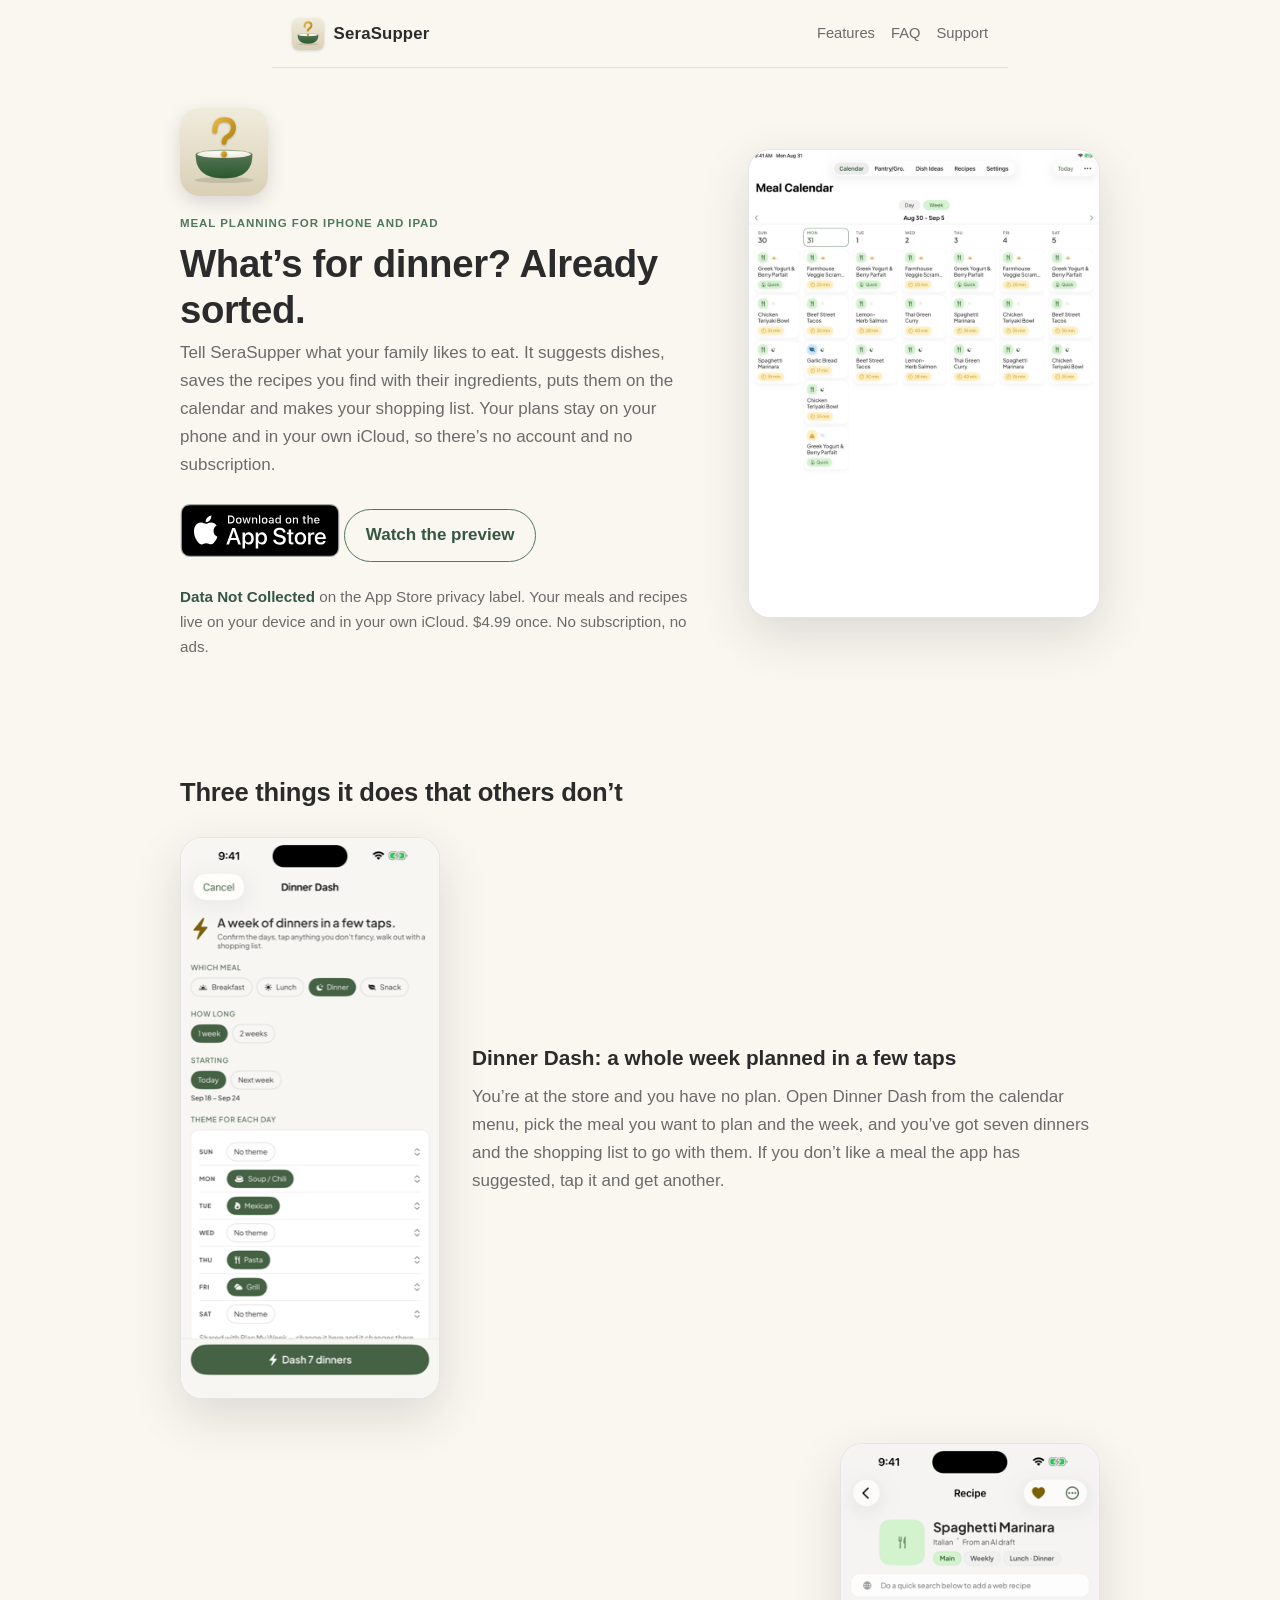
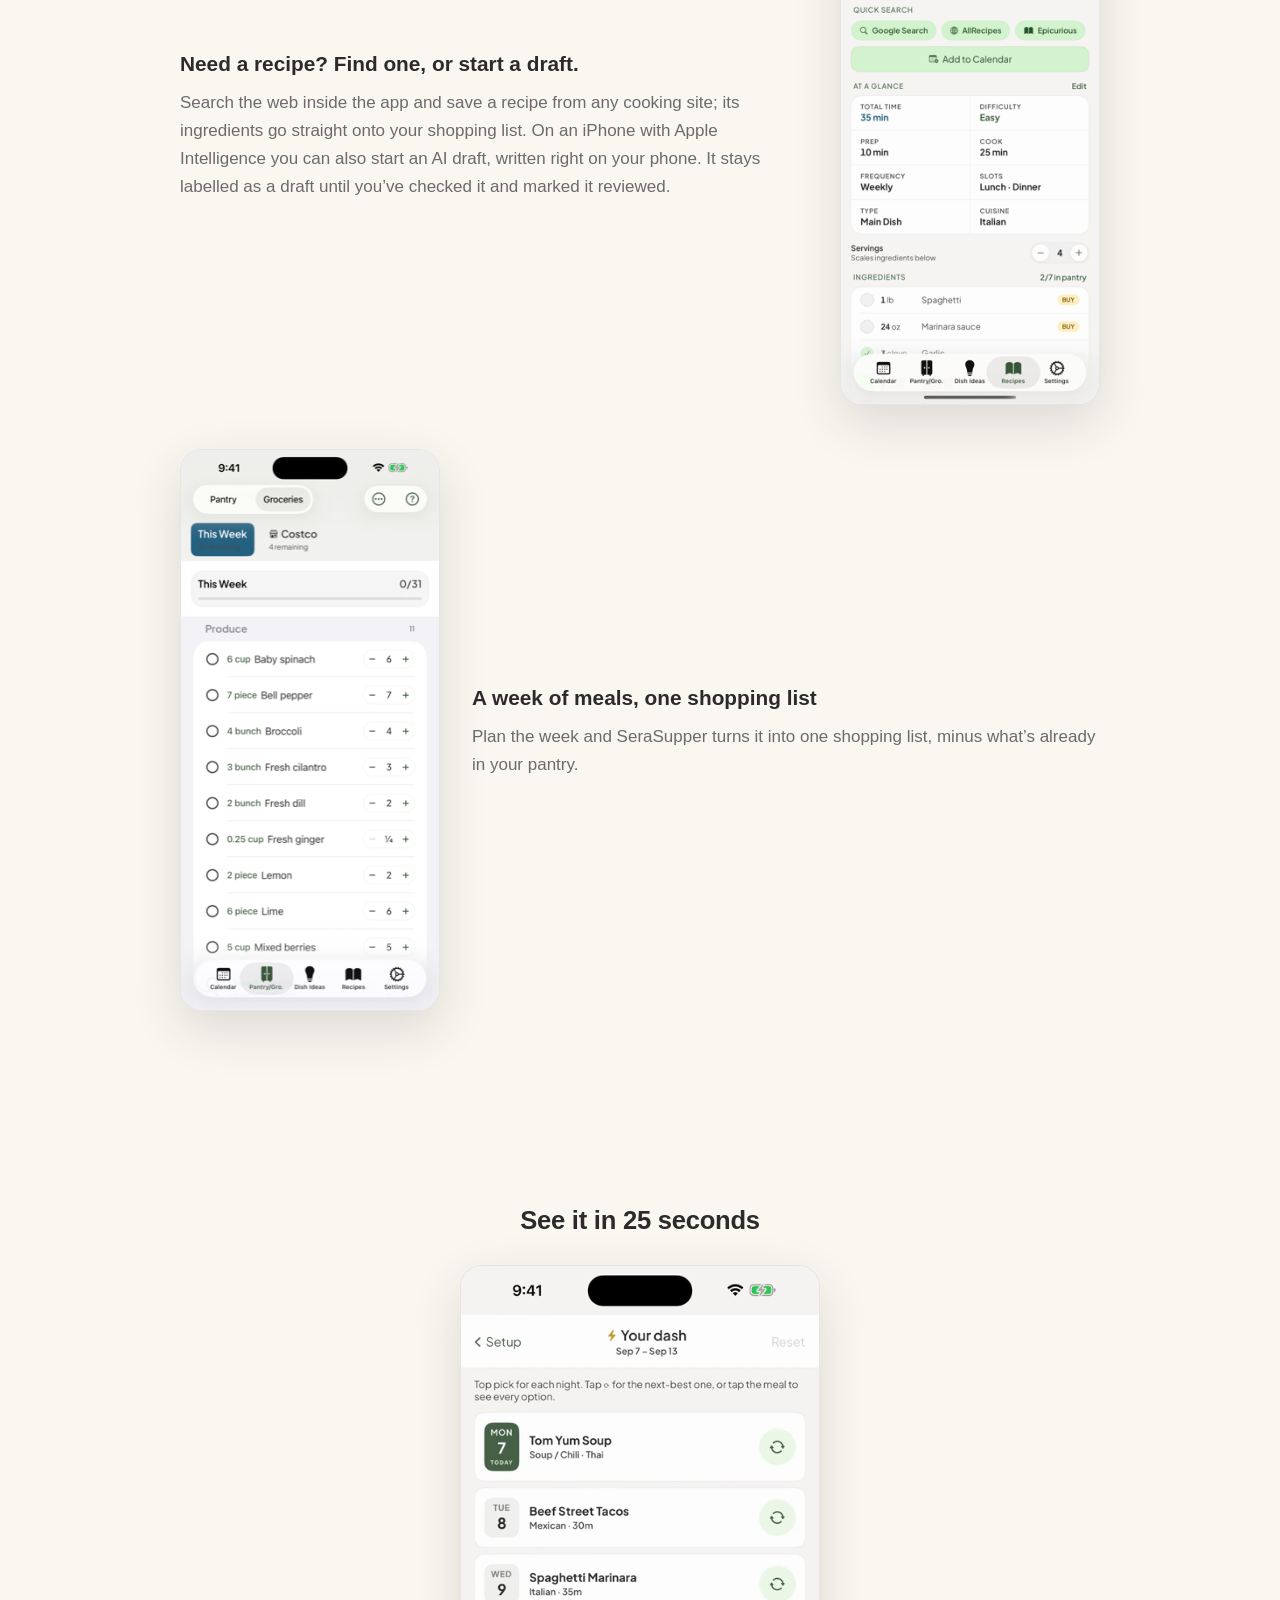
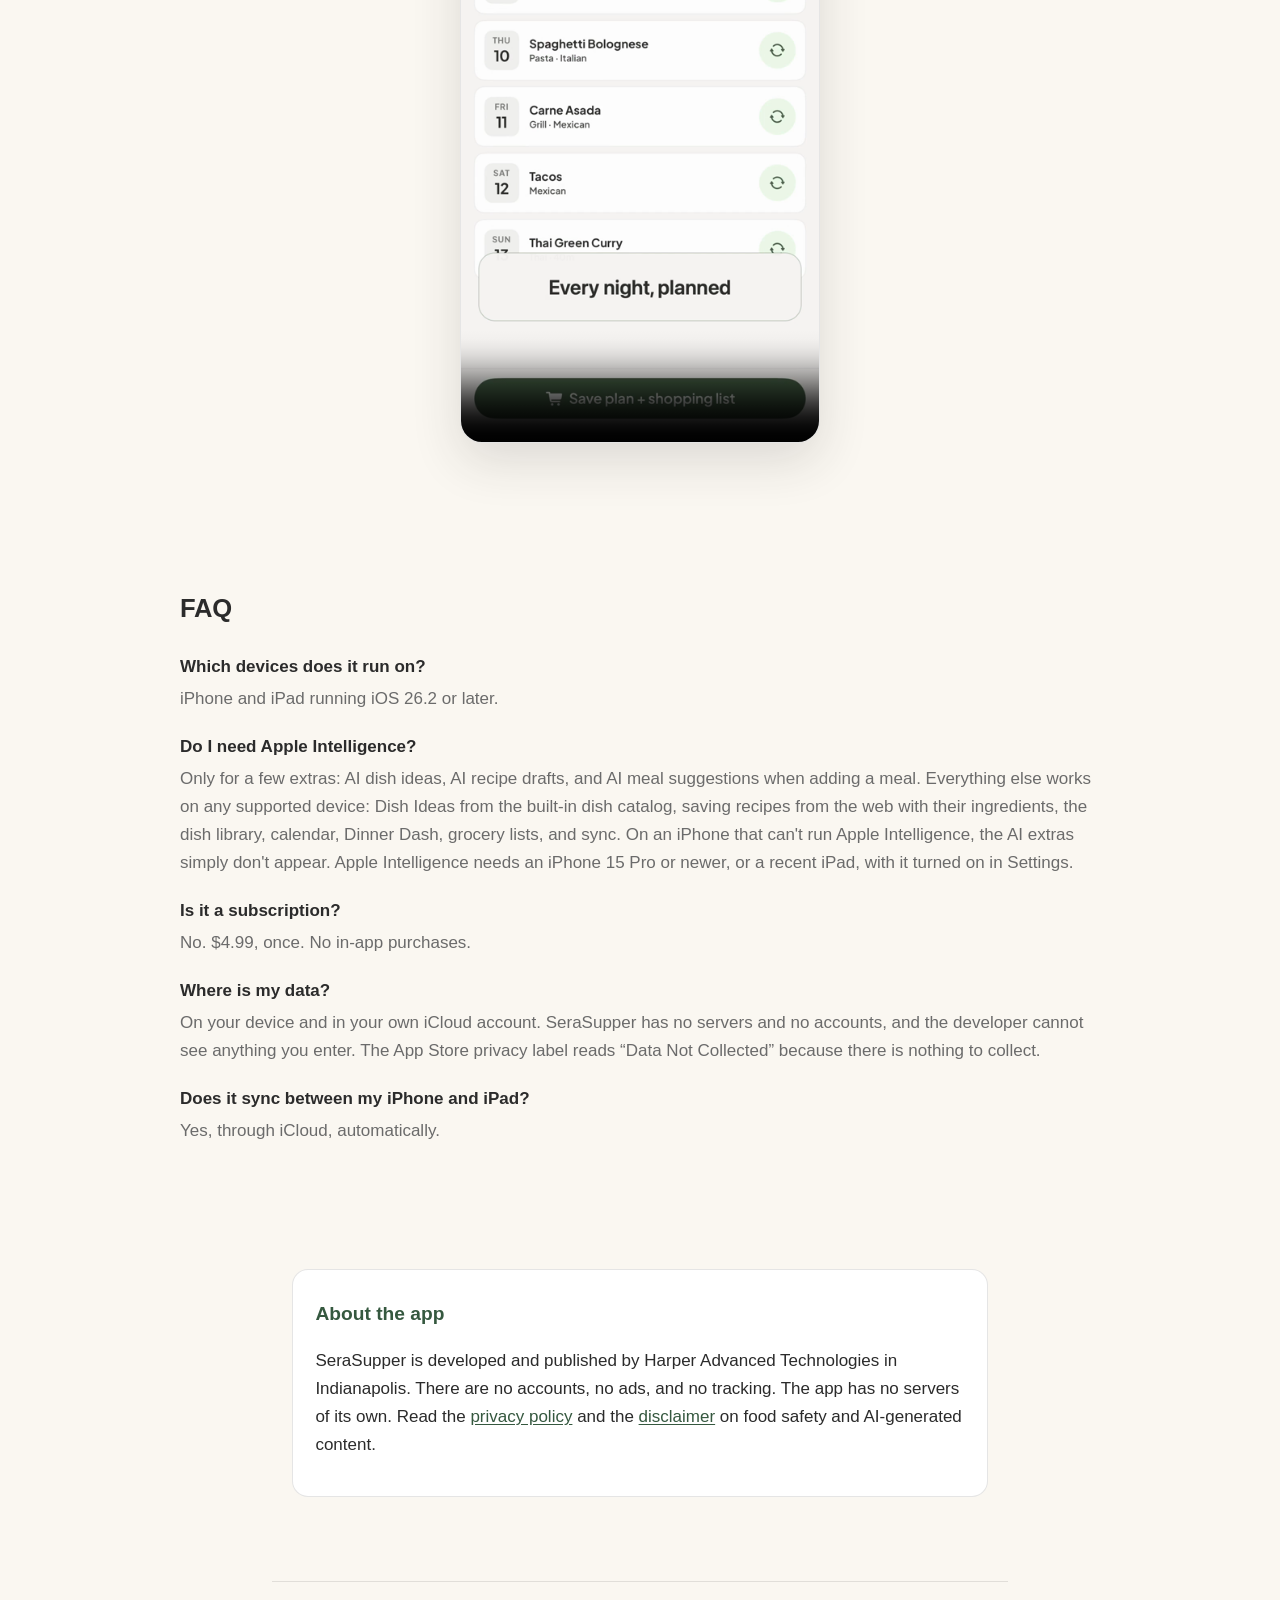
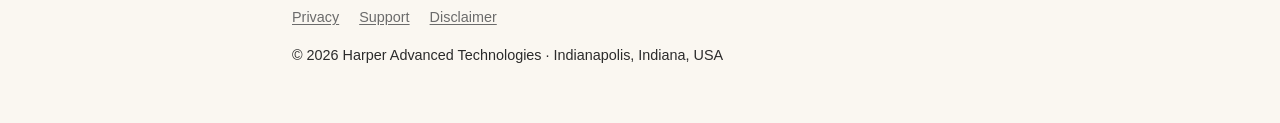
<file: index.html>
<!doctype html>
<html lang="en">
<head>
  <meta charset="utf-8">
  <meta name="viewport" content="width=device-width, initial-scale=1">
  <title>SeraSupper: meal plans, grocery lists and recipes for iPhone and iPad</title>
  <meta name="description" content="You can plan a week of dinners with the shopping list to match in a few taps. Find and save recipes. No account, no subscription needed. No data collected.">
  <link rel="icon" href="/favicon.svg" type="image/svg+xml">
  <link rel="apple-touch-icon" href="/assets/apple-touch-icon.png?v=20260918">
  <link rel="stylesheet" href="/style.css?v=20260918">

  <!-- Link previews (iMessage, Slack, social) -->
  <meta property="og:type" content="website">
  <meta property="og:site_name" content="SeraSupper">
  <meta property="og:title" content="SeraSupper: meal plans, grocery lists and recipes">
  <meta property="og:description" content="You can plan a week of dinners with the shopping list to match in a few taps. Find and save recipes. No account, no subscription needed. No data collected.">
  <meta property="og:image" content="https://serasupper.com/assets/share.png?v=20261001">
  <meta property="og:image:width" content="1200">
  <meta property="og:image:height" content="630">
  <meta property="og:url" content="https://serasupper.com/">
  <meta name="twitter:card" content="summary_large_image">
  <meta name="twitter:title" content="SeraSupper: meal plans, grocery lists and recipes">
  <meta name="twitter:description" content="You can plan a week of dinners with the shopping list to match in a few taps. Find and save recipes. No account, no subscription needed. No data collected.">
  <meta name="twitter:image" content="https://serasupper.com/assets/share.png?v=20261001">

  <!-- RELEASE DAY: uncomment and fill in the numeric Apple ID from
       App Store Connect → App Information → General Information.
       Safari on iPhone then shows a native install banner at the top of the page.
  <meta name="apple-itunes-app" content="app-id=6761934152">
  -->
</head>
<body>
  <header class="site-header">
    <img class="mark app-icon" src="/assets/icon-256.png?v=20260918" alt="" width="32" height="32">
    <a href="/" class="brand">SeraSupper</a>
    <nav class="site-nav">
      <a href="#features">Features</a>
      <a href="#faq">FAQ</a>
      <a href="/support/">Support</a>
    </nav>
  </header>

  <main>
    <section class="hero wrap">
      <div class="hero-copy">
        <img class="hero-icon app-icon" src="/assets/icon-256.png?v=20260918" alt="SeraSupper app icon" width="88" height="88">
        <p class="eyebrow">Meal planning for iPhone and iPad</p>
        <h1>What’s for dinner? Already sorted.</h1>
        <p class="subtitle">
          Tell SeraSupper what your family likes to eat. It suggests dishes,
          saves the recipes you find with their ingredients, puts them on the
          calendar and makes your shopping list. Your plans stay on your phone
          and in your own iCloud, so there’s no account and no subscription.
        </p>

        <p class="cta-row">
          <a class="badge" href="https://apps.apple.com/app/id6761934152">
            <img src="/assets/app-store-badge.svg?v=20261010" alt="Download on the App Store" width="160" height="53">
          </a>
          <a class="btn secondary" href="#preview">Watch the preview</a>
        </p>

        <p class="trust">
          <strong>Data Not Collected</strong> on the App Store privacy label.
          Your meals and recipes live on your device and in your own iCloud.
          $4.99 once. No subscription, no ads.
        </p>
      </div>

      <figure class="hero-shot">
        <img src="/assets/hero-ipad.png?v=20260918" alt="SeraSupper on iPad: the week view of the calendar with a meal planned for every day" width="839" height="1120">
      </figure>
    </section>

    <section id="features" class="wrap features">
      <h2 class="section-title">Three things it does that others don’t</h2>

      <article class="feature">
        <img src="/assets/feature-dash.png?v=20260918b" alt="The Dinner Dash setup screen: pick the meal, the week, and a theme for each night" width="295" height="640" loading="lazy">
        <div>
          <h3>Dinner Dash: a whole week planned in a few taps</h3>
          <p>
            You’re at the store and you have no plan. Open Dinner Dash from the
            calendar menu, pick the meal you want to plan and the week, and
            you’ve got seven dinners and the shopping list to go with them. If
            you don’t like a meal the app has suggested, tap it and get another.
          </p>
        </div>
      </article>

      <article class="feature">
        <img src="/assets/feature-recipe.png?v=20261010" alt="A Spaghetti Marinara recipe in SeraSupper, marked From an AI draft, with timing, servings and ingredients" width="295" height="640" loading="lazy">
        <div>
          <h3>Need a recipe? Find one, or start a draft.</h3>
          <p>
            Search the web inside the app and save a recipe from any cooking
            site; its ingredients go straight onto your shopping list. On an
            iPhone with Apple Intelligence you can also start an AI draft,
            written right on your phone. It stays labelled as a draft until
            you’ve checked it and marked it reviewed.
          </p>
        </div>
      </article>

      <article class="feature">
        <img src="/assets/feature-grocery.png?v=20260918" alt="A grocery list generated from the week's meal plan, grouped by section" width="295" height="640" loading="lazy">
        <div>
          <h3>A week of meals, one shopping list</h3>
          <p>
            Plan the week and SeraSupper turns it into one shopping list, minus
            what’s already in your pantry.
          </p>
        </div>
      </article>
    </section>

    <section id="preview" class="wrap preview">
      <h2 class="section-title">See it in 25 seconds</h2>
      <video controls playsinline preload="none" poster="/assets/preview-poster.png?v=20261010" width="443" height="960">
        <source src="/assets/preview.mp4?v=20261010" type="video/mp4">
        Your browser can’t play this video. <a href="/assets/preview.mp4?v=20261010">Download it instead.</a>
      </video>
    </section>

    <section id="faq" class="wrap faq">
      <h2 class="section-title">FAQ</h2>

      <dl>
        <dt>Which devices does it run on?</dt>
        <dd>iPhone and iPad running iOS 26.2 or later.</dd>

        <dt>Do I need Apple Intelligence?</dt>
        <dd>
          Only for a few extras: AI dish ideas, AI recipe drafts, and AI meal
          suggestions when adding a meal. Everything else works on any supported
          device: Dish Ideas from the built-in dish catalog, saving recipes from
          the web with their ingredients, the dish library, calendar, Dinner Dash,
          grocery lists, and sync. On an iPhone that can't run Apple Intelligence,
          the AI extras simply don't appear. Apple Intelligence needs an iPhone 15
          Pro or newer, or a recent iPad, with it turned on in Settings.
        </dd>

        <dt>Is it a subscription?</dt>
        <dd>No. $4.99, once. No in-app purchases.</dd>

        <dt>Where is my data?</dt>
        <dd>
          On your device and in your own iCloud account. SeraSupper has no servers
          and no accounts, and the developer cannot see anything you enter. The
          App Store privacy label reads “Data Not Collected” because there is
          nothing to collect.
        </dd>

        <dt>Does it sync between my iPhone and iPad?</dt>
        <dd>Yes, through iCloud, automatically.</dd>

      </dl>
    </section>

    <section class="wrap">
      <div class="card">
        <h2 style="margin-top:0">About the app</h2>
        <p>
          SeraSupper is developed and published by Harper Advanced Technologies in
          Indianapolis. There are no accounts, no ads, and no tracking. The app has no servers of
          its own. Read the <a href="/privacy/">privacy policy</a> and the
          <a href="/disclaimer/">disclaimer</a> on food safety and AI-generated
          content.
        </p>
      </div>
    </section>
  </main>

  <footer class="site-footer">
    <nav>
      <a href="/privacy/">Privacy</a>
      <a href="/support/">Support</a>
      <a href="/disclaimer/">Disclaimer</a>
    </nav>
    <p>© 2026 Harper Advanced Technologies · Indianapolis, Indiana, USA</p>
  </footer>
</body>
</html>
</file>
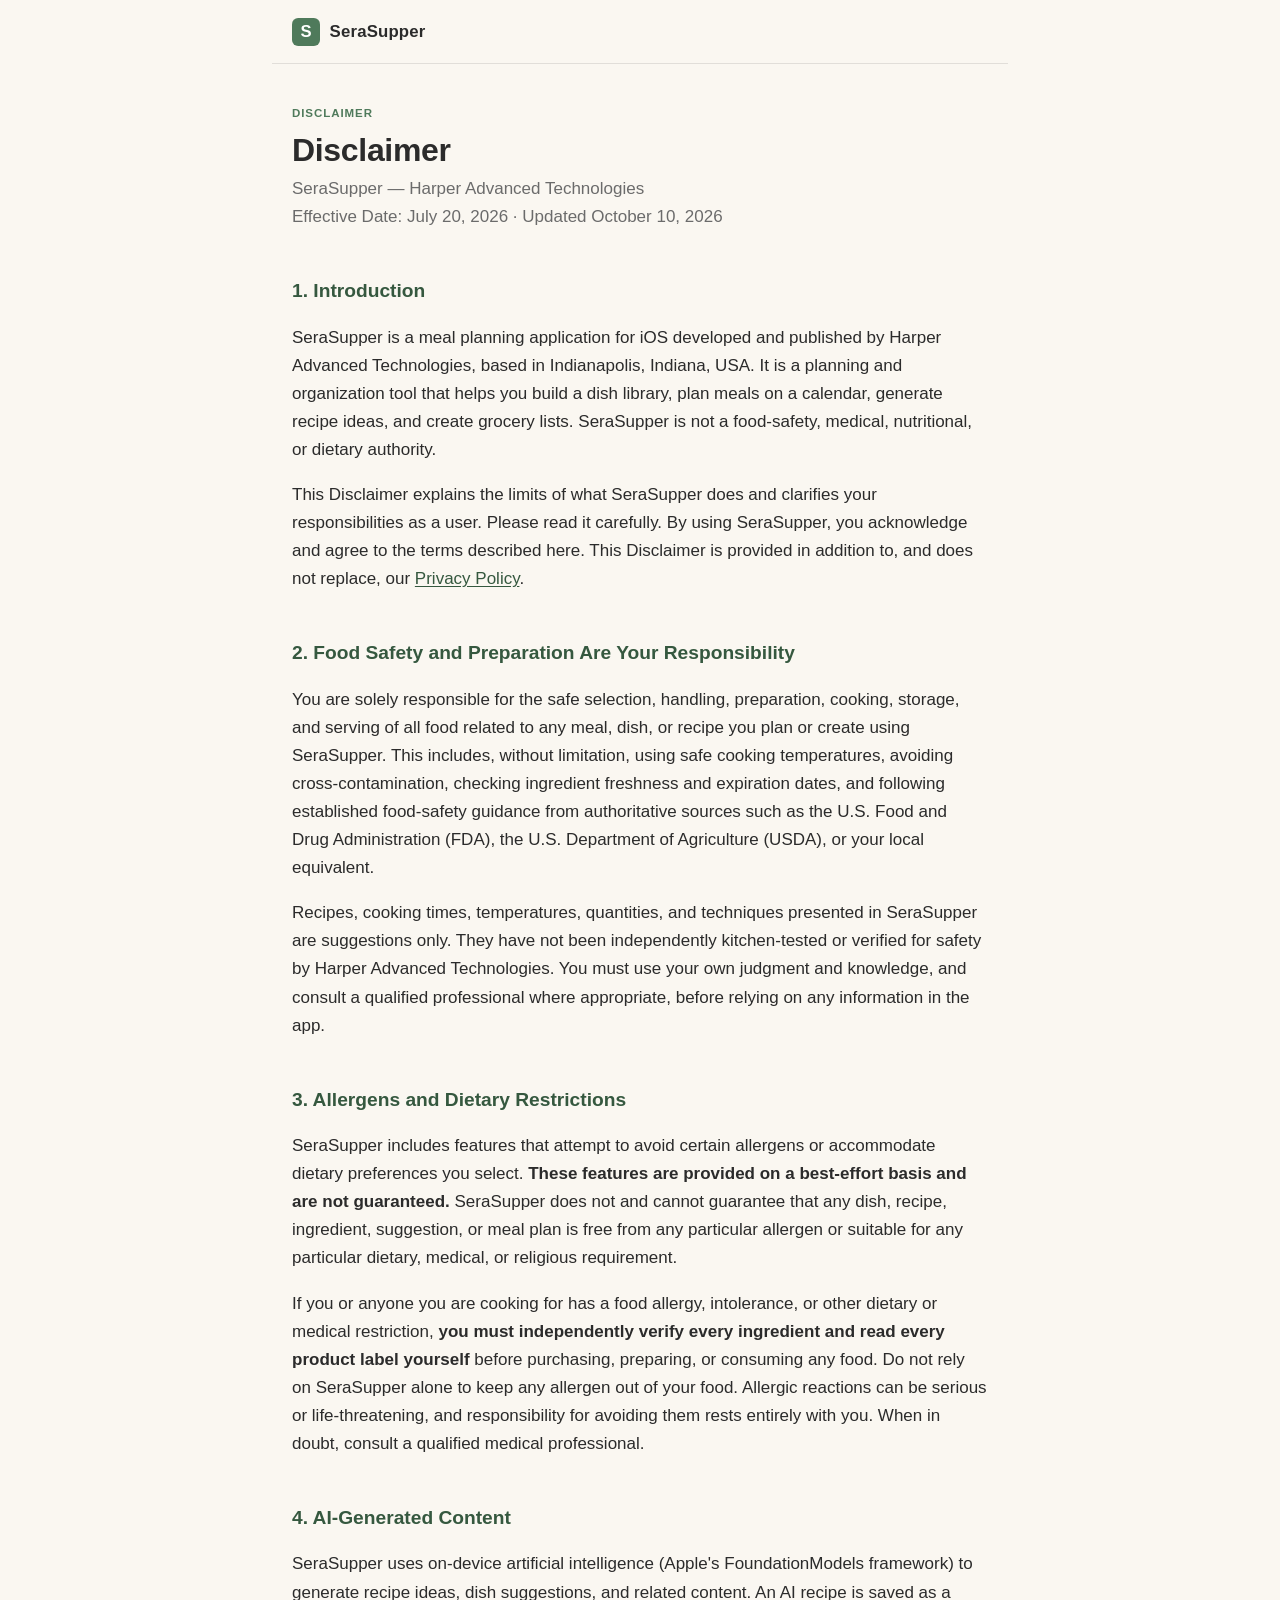
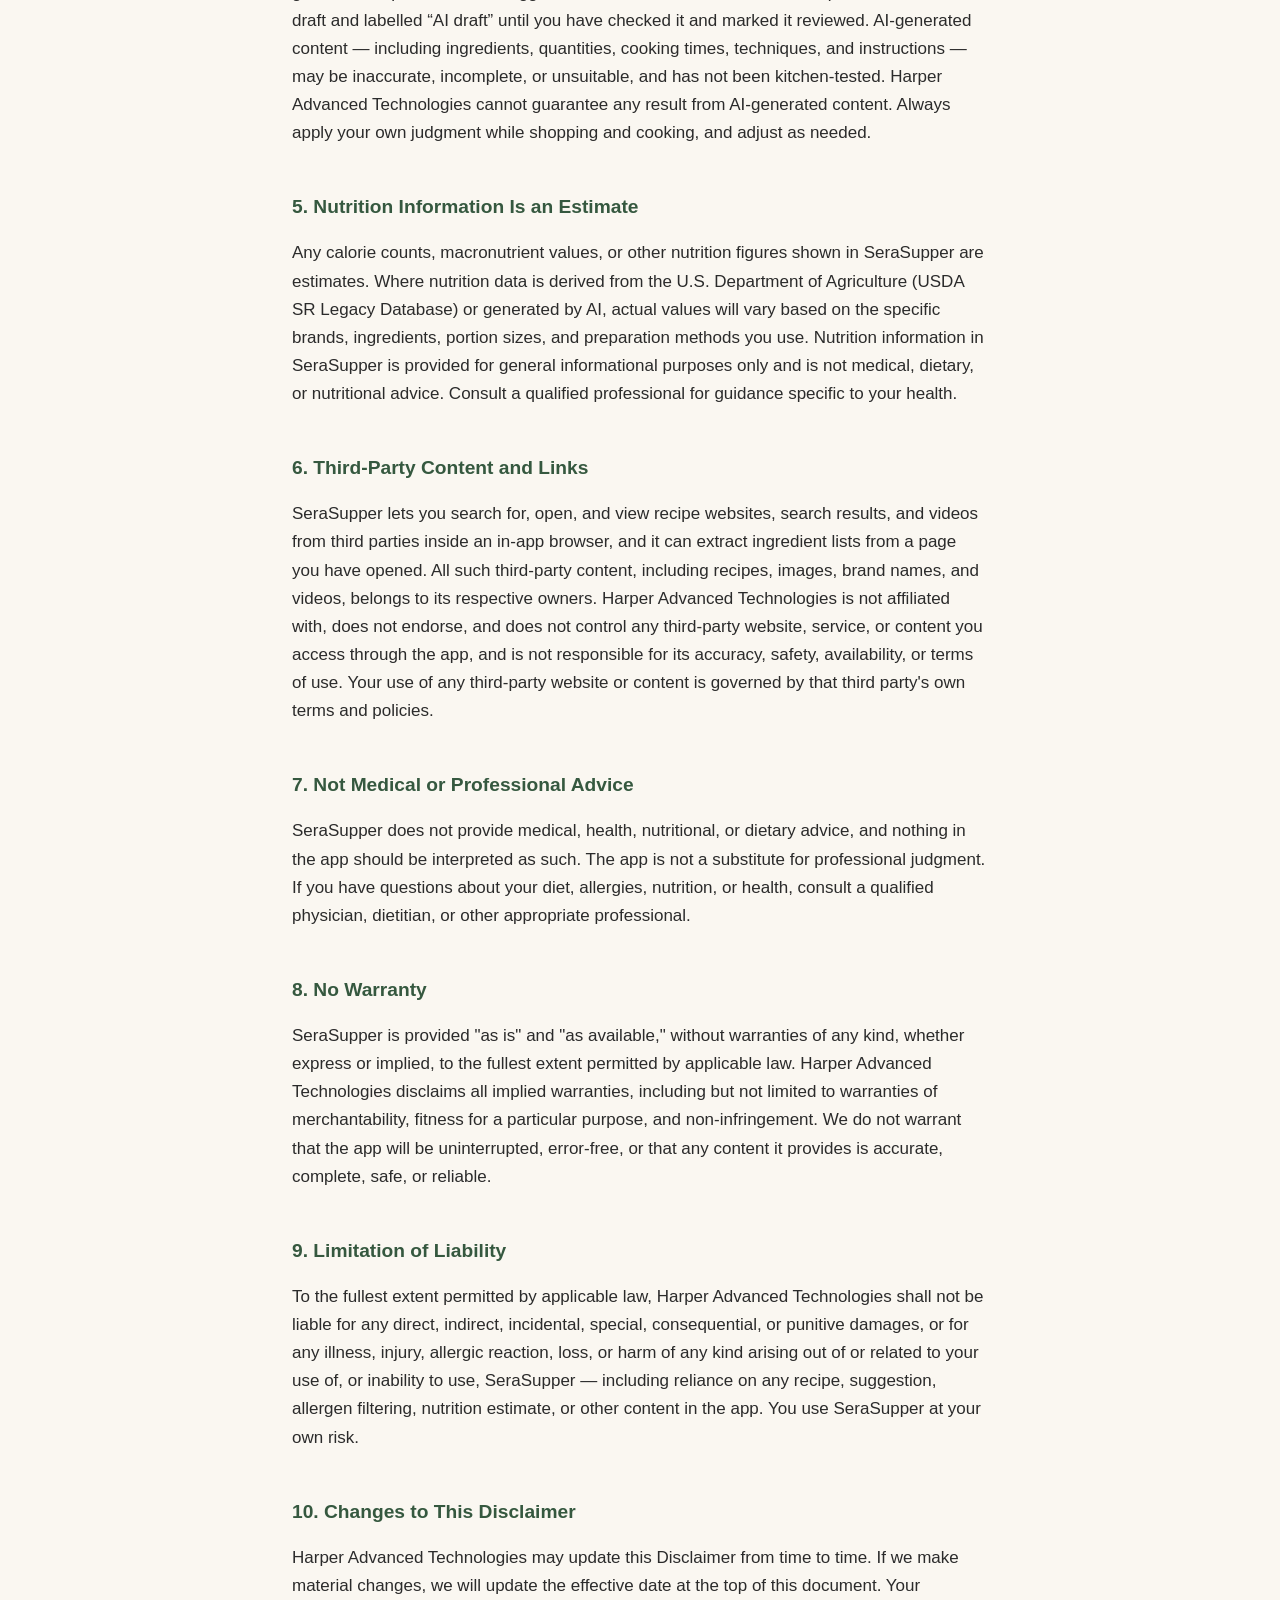
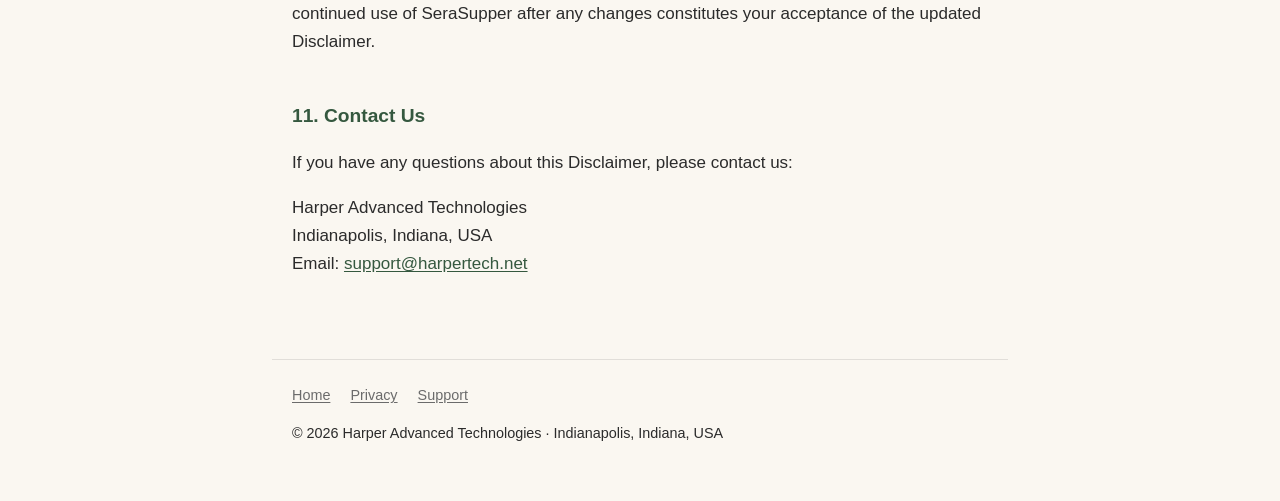
<file: disclaimer/index.html>
<!doctype html>
<html lang="en">
<head>
  <meta charset="utf-8">
  <meta name="viewport" content="width=device-width, initial-scale=1">
  <title>Disclaimer — SeraSupper</title>
  <meta name="description" content="Disclaimer for SeraSupper by Harper Advanced Technologies — food safety, allergens, AI-generated content, and nutrition estimates.">
  <link rel="icon" href="/favicon.svg" type="image/svg+xml">
  <link rel="stylesheet" href="/style.css">
</head>
<body>
  <header class="site-header">
    <img class="mark" src="/favicon.svg" alt="" width="28" height="28">
    <a href="/" class="brand">SeraSupper</a>
  </header>

  <main class="wrap">
    <p class="eyebrow">Disclaimer</p>
    <h1>Disclaimer</h1>
    <p class="subtitle">SeraSupper — Harper Advanced Technologies<br>Effective Date: July 20, 2026 · Updated October 10, 2026</p>

    <h2>1. Introduction</h2>
    <p>SeraSupper is a meal planning application for iOS developed and published by Harper Advanced Technologies, based in Indianapolis, Indiana, USA. It is a planning and organization tool that helps you build a dish library, plan meals on a calendar, generate recipe ideas, and create grocery lists. SeraSupper is not a food-safety, medical, nutritional, or dietary authority.</p>
    <p>This Disclaimer explains the limits of what SeraSupper does and clarifies your responsibilities as a user. Please read it carefully. By using SeraSupper, you acknowledge and agree to the terms described here. This Disclaimer is provided in addition to, and does not replace, our <a href="/privacy/">Privacy Policy</a>.</p>

    <h2>2. Food Safety and Preparation Are Your Responsibility</h2>
    <p>You are solely responsible for the safe selection, handling, preparation, cooking, storage, and serving of all food related to any meal, dish, or recipe you plan or create using SeraSupper. This includes, without limitation, using safe cooking temperatures, avoiding cross-contamination, checking ingredient freshness and expiration dates, and following established food-safety guidance from authoritative sources such as the U.S. Food and Drug Administration (FDA), the U.S. Department of Agriculture (USDA), or your local equivalent.</p>
    <p>Recipes, cooking times, temperatures, quantities, and techniques presented in SeraSupper are suggestions only. They have not been independently kitchen-tested or verified for safety by Harper Advanced Technologies. You must use your own judgment and knowledge, and consult a qualified professional where appropriate, before relying on any information in the app.</p>

    <h2>3. Allergens and Dietary Restrictions</h2>
    <p>SeraSupper includes features that attempt to avoid certain allergens or accommodate dietary preferences you select. <strong>These features are provided on a best-effort basis and are not guaranteed.</strong> SeraSupper does not and cannot guarantee that any dish, recipe, ingredient, suggestion, or meal plan is free from any particular allergen or suitable for any particular dietary, medical, or religious requirement.</p>
    <p>If you or anyone you are cooking for has a food allergy, intolerance, or other dietary or medical restriction, <strong>you must independently verify every ingredient and read every product label yourself</strong> before purchasing, preparing, or consuming any food. Do not rely on SeraSupper alone to keep any allergen out of your food. Allergic reactions can be serious or life-threatening, and responsibility for avoiding them rests entirely with you. When in doubt, consult a qualified medical professional.</p>

    <h2>4. AI-Generated Content</h2>
    <p>SeraSupper uses on-device artificial intelligence (Apple's FoundationModels framework) to generate recipe ideas, dish suggestions, and related content. An AI recipe is saved as a draft and labelled “AI draft” until you have checked it and marked it reviewed. AI-generated content — including ingredients, quantities, cooking times, techniques, and instructions — may be inaccurate, incomplete, or unsuitable, and has not been kitchen-tested. Harper Advanced Technologies cannot guarantee any result from AI-generated content. Always apply your own judgment while shopping and cooking, and adjust as needed.</p>

    <h2>5. Nutrition Information Is an Estimate</h2>
    <p>Any calorie counts, macronutrient values, or other nutrition figures shown in SeraSupper are estimates. Where nutrition data is derived from the U.S. Department of Agriculture (USDA SR Legacy Database) or generated by AI, actual values will vary based on the specific brands, ingredients, portion sizes, and preparation methods you use. Nutrition information in SeraSupper is provided for general informational purposes only and is not medical, dietary, or nutritional advice. Consult a qualified professional for guidance specific to your health.</p>

    <h2>6. Third-Party Content and Links</h2>
    <p>SeraSupper lets you search for, open, and view recipe websites, search results, and videos from third parties inside an in-app browser, and it can extract ingredient lists from a page you have opened. All such third-party content, including recipes, images, brand names, and videos, belongs to its respective owners. Harper Advanced Technologies is not affiliated with, does not endorse, and does not control any third-party website, service, or content you access through the app, and is not responsible for its accuracy, safety, availability, or terms of use. Your use of any third-party website or content is governed by that third party's own terms and policies.</p>

    <h2>7. Not Medical or Professional Advice</h2>
    <p>SeraSupper does not provide medical, health, nutritional, or dietary advice, and nothing in the app should be interpreted as such. The app is not a substitute for professional judgment. If you have questions about your diet, allergies, nutrition, or health, consult a qualified physician, dietitian, or other appropriate professional.</p>

    <h2>8. No Warranty</h2>
    <p>SeraSupper is provided "as is" and "as available," without warranties of any kind, whether express or implied, to the fullest extent permitted by applicable law. Harper Advanced Technologies disclaims all implied warranties, including but not limited to warranties of merchantability, fitness for a particular purpose, and non-infringement. We do not warrant that the app will be uninterrupted, error-free, or that any content it provides is accurate, complete, safe, or reliable.</p>

    <h2>9. Limitation of Liability</h2>
    <p>To the fullest extent permitted by applicable law, Harper Advanced Technologies shall not be liable for any direct, indirect, incidental, special, consequential, or punitive damages, or for any illness, injury, allergic reaction, loss, or harm of any kind arising out of or related to your use of, or inability to use, SeraSupper — including reliance on any recipe, suggestion, allergen filtering, nutrition estimate, or other content in the app. You use SeraSupper at your own risk.</p>

    <h2>10. Changes to This Disclaimer</h2>
    <p>Harper Advanced Technologies may update this Disclaimer from time to time. If we make material changes, we will update the effective date at the top of this document. Your continued use of SeraSupper after any changes constitutes your acceptance of the updated Disclaimer.</p>

    <h2>11. Contact Us</h2>
    <p>If you have any questions about this Disclaimer, please contact us:</p>
    <p>
      Harper Advanced Technologies<br>
      Indianapolis, Indiana, USA<br>
      Email: <a href="mailto:support@harpertech.net">support@harpertech.net</a>
    </p>
  </main>

  <footer class="site-footer">
    <nav>
      <a href="/">Home</a>
      <a href="/privacy/">Privacy</a>
      <a href="/support/">Support</a>
    </nav>
    <p>© 2026 Harper Advanced Technologies · Indianapolis, Indiana, USA</p>
  </footer>
</body>
</html>
</file>
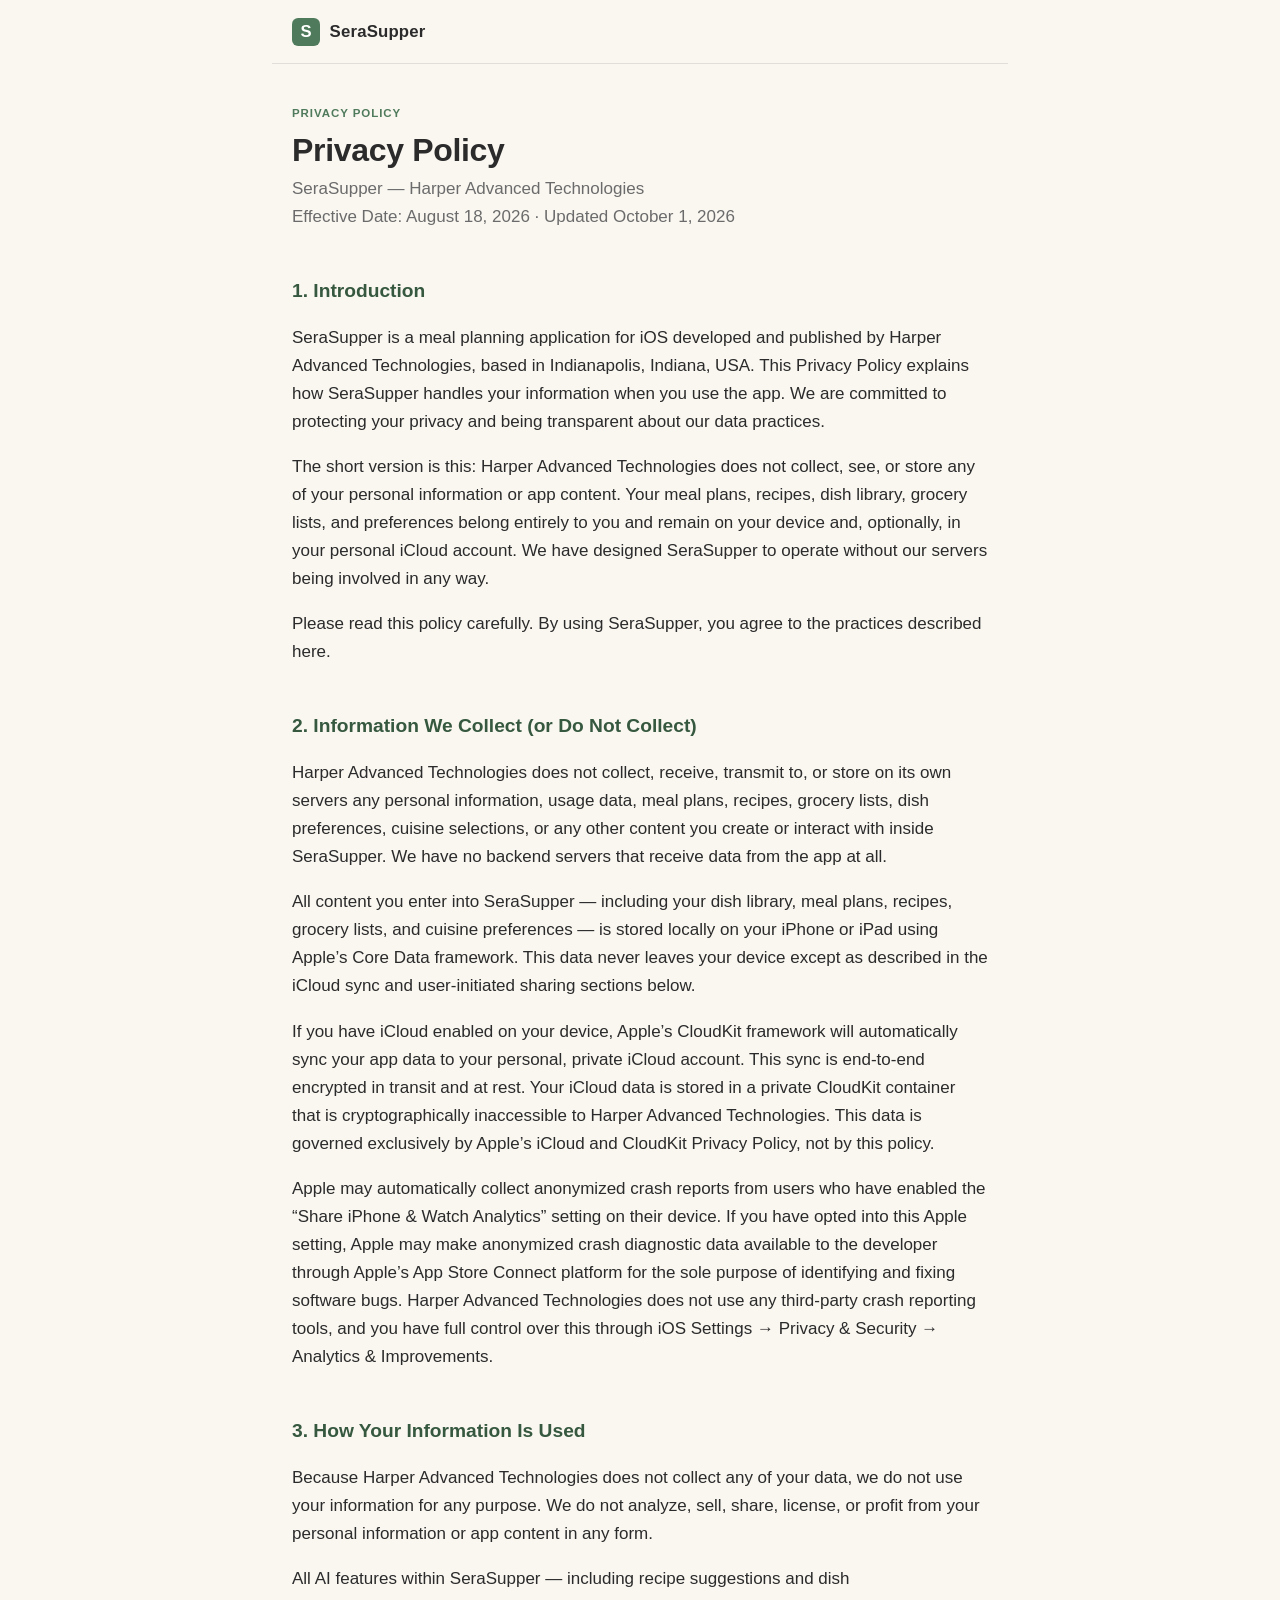
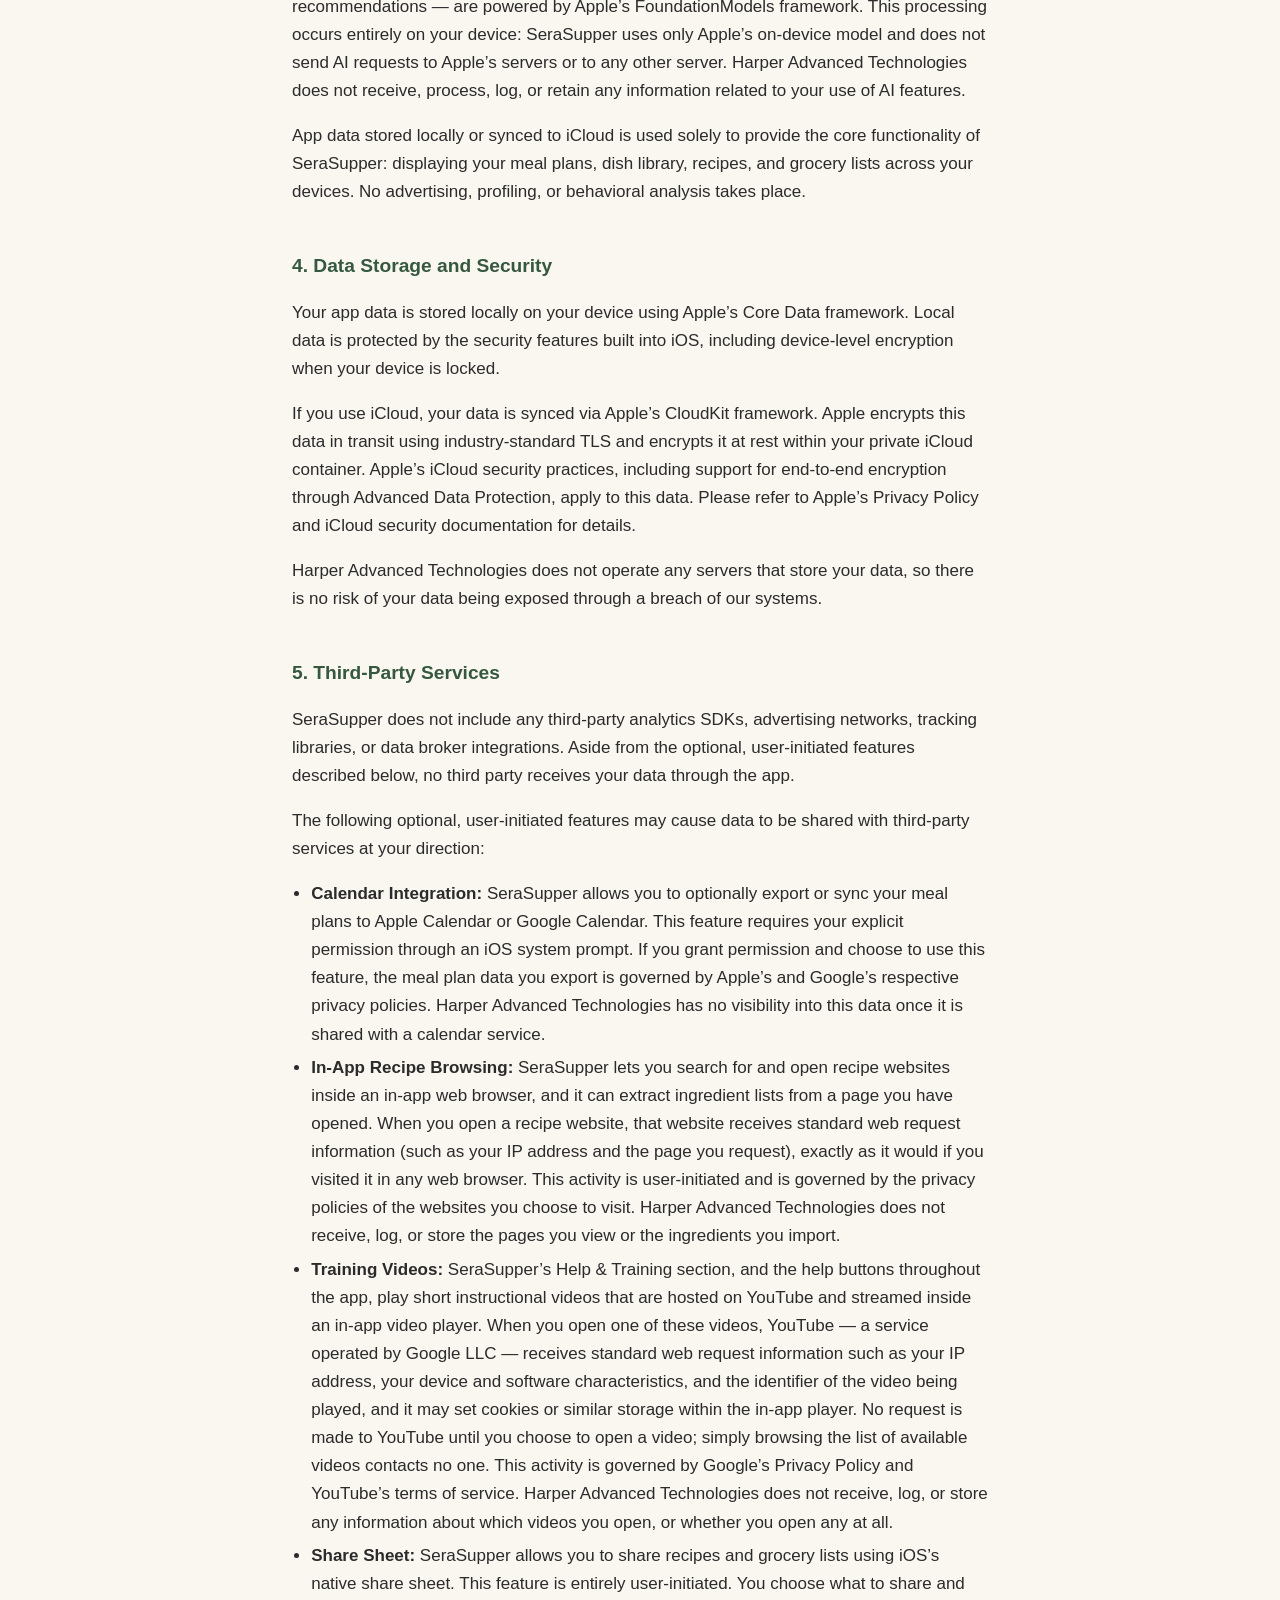
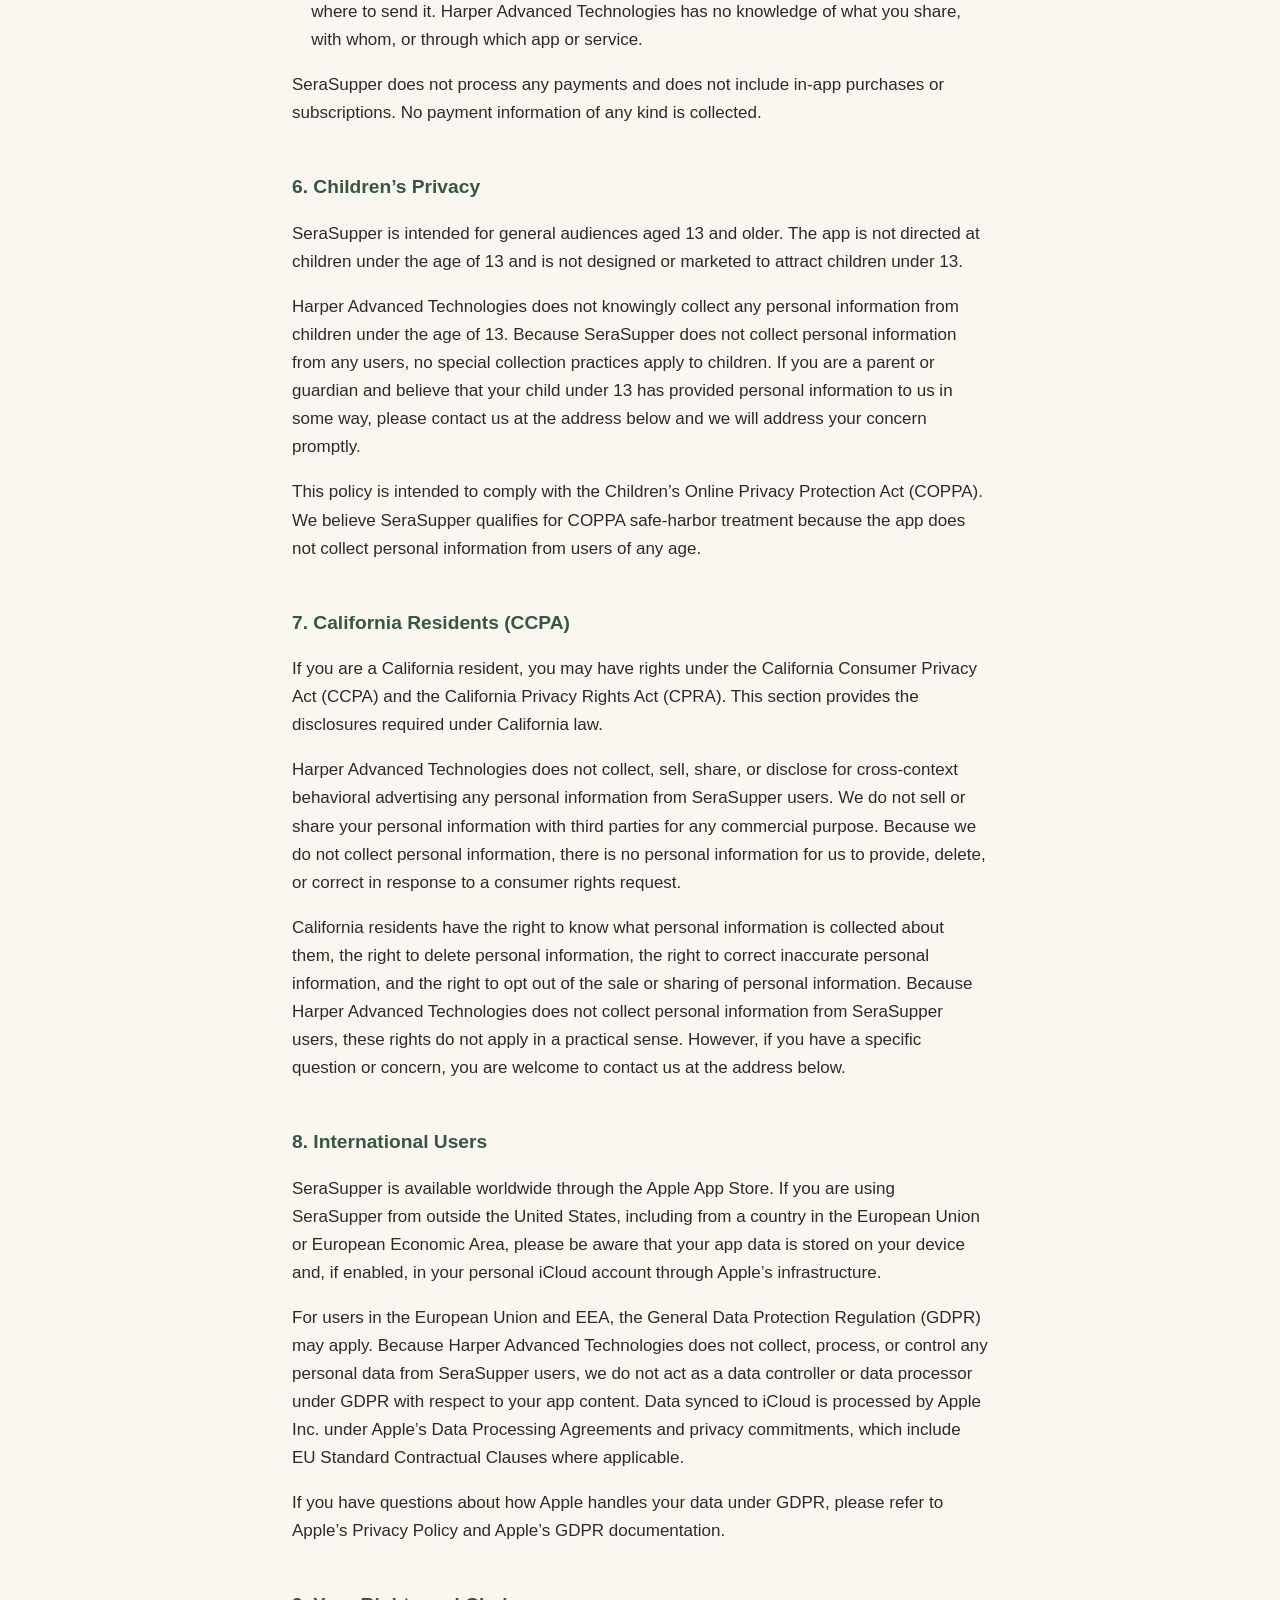
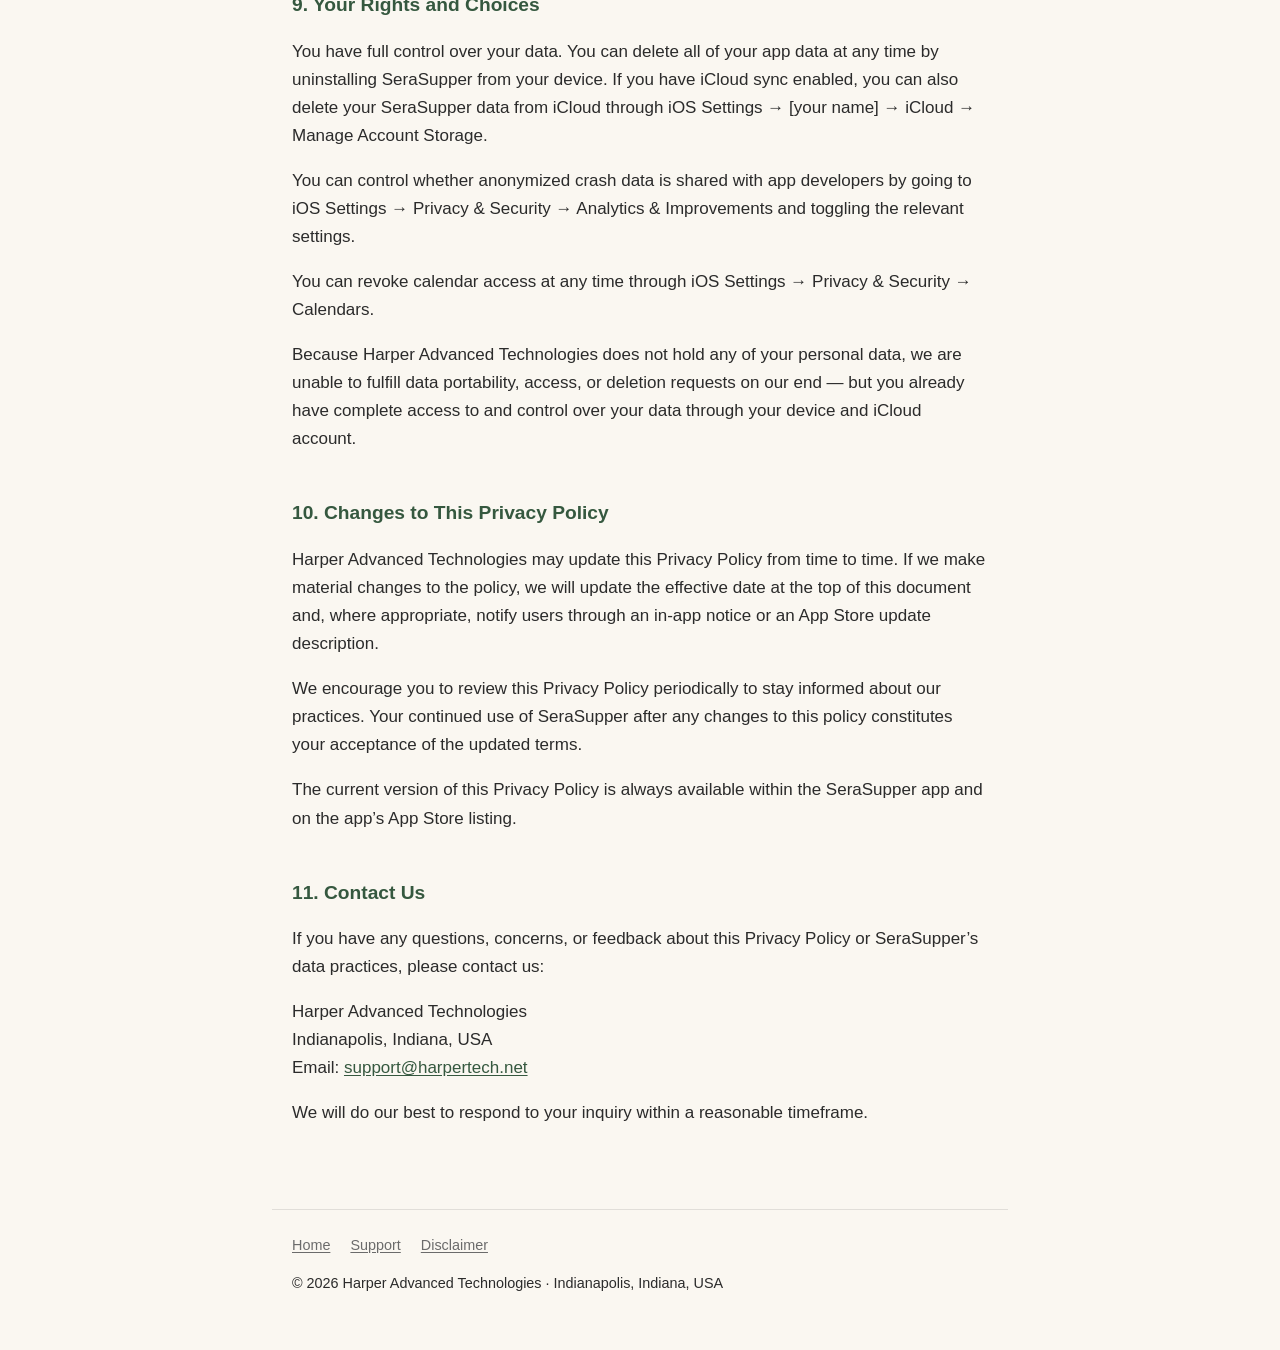
<file: privacy/index.html>
<!doctype html>
<html lang="en">
<head>
  <meta charset="utf-8">
  <meta name="viewport" content="width=device-width, initial-scale=1">
  <title>Privacy Policy — SeraSupper</title>
  <meta name="description" content="Privacy Policy for SeraSupper by Harper Advanced Technologies.">
  <link rel="icon" href="/favicon.svg" type="image/svg+xml">
  <link rel="stylesheet" href="/style.css">
</head>
<body>
  <header class="site-header">
    <img class="mark" src="/favicon.svg" alt="" width="28" height="28">
    <a href="/" class="brand">SeraSupper</a>
  </header>

  <main class="wrap">
    <p class="eyebrow">Privacy Policy</p>
    <h1>Privacy Policy</h1>
    <p class="subtitle">SeraSupper — Harper Advanced Technologies<br>Effective Date: August 18, 2026 · Updated October 1, 2026</p>

    <h2>1. Introduction</h2>
    <p>SeraSupper is a meal planning application for iOS developed and published by Harper Advanced Technologies, based in Indianapolis, Indiana, USA. This Privacy Policy explains how SeraSupper handles your information when you use the app. We are committed to protecting your privacy and being transparent about our data practices.</p>
    <p>The short version is this: Harper Advanced Technologies does not collect, see, or store any of your personal information or app content. Your meal plans, recipes, dish library, grocery lists, and preferences belong entirely to you and remain on your device and, optionally, in your personal iCloud account. We have designed SeraSupper to operate without our servers being involved in any way.</p>
    <p>Please read this policy carefully. By using SeraSupper, you agree to the practices described here.</p>

    <h2>2. Information We Collect (or Do Not Collect)</h2>
    <p>Harper Advanced Technologies does not collect, receive, transmit to, or store on its own servers any personal information, usage data, meal plans, recipes, grocery lists, dish preferences, cuisine selections, or any other content you create or interact with inside SeraSupper. We have no backend servers that receive data from the app at all.</p>
    <p>All content you enter into SeraSupper — including your dish library, meal plans, recipes, grocery lists, and cuisine preferences — is stored locally on your iPhone or iPad using Apple’s Core Data framework. This data never leaves your device except as described in the iCloud sync and user-initiated sharing sections below.</p>
    <p>If you have iCloud enabled on your device, Apple’s CloudKit framework will automatically sync your app data to your personal, private iCloud account. This sync is end-to-end encrypted in transit and at rest. Your iCloud data is stored in a private CloudKit container that is cryptographically inaccessible to Harper Advanced Technologies. This data is governed exclusively by Apple’s iCloud and CloudKit Privacy Policy, not by this policy.</p>
    <p>Apple may automatically collect anonymized crash reports from users who have enabled the “Share iPhone &amp; Watch Analytics” setting on their device. If you have opted into this Apple setting, Apple may make anonymized crash diagnostic data available to the developer through Apple’s App Store Connect platform for the sole purpose of identifying and fixing software bugs. Harper Advanced Technologies does not use any third-party crash reporting tools, and you have full control over this through iOS Settings → Privacy &amp; Security → Analytics &amp; Improvements.</p>

    <h2>3. How Your Information Is Used</h2>
    <p>Because Harper Advanced Technologies does not collect any of your data, we do not use your information for any purpose. We do not analyze, sell, share, license, or profit from your personal information or app content in any form.</p>
    <p>All AI features within SeraSupper — including recipe suggestions and dish recommendations — are powered by Apple’s FoundationModels framework. This processing occurs entirely on your device: SeraSupper uses only Apple’s on-device model and does not send AI requests to Apple’s servers or to any other server. Harper Advanced Technologies does not receive, process, log, or retain any information related to your use of AI features.</p>
    <p>App data stored locally or synced to iCloud is used solely to provide the core functionality of SeraSupper: displaying your meal plans, dish library, recipes, and grocery lists across your devices. No advertising, profiling, or behavioral analysis takes place.</p>

    <h2>4. Data Storage and Security</h2>
    <p>Your app data is stored locally on your device using Apple’s Core Data framework. Local data is protected by the security features built into iOS, including device-level encryption when your device is locked.</p>
    <p>If you use iCloud, your data is synced via Apple’s CloudKit framework. Apple encrypts this data in transit using industry-standard TLS and encrypts it at rest within your private iCloud container. Apple’s iCloud security practices, including support for end-to-end encryption through Advanced Data Protection, apply to this data. Please refer to Apple’s Privacy Policy and iCloud security documentation for details.</p>
    <p>Harper Advanced Technologies does not operate any servers that store your data, so there is no risk of your data being exposed through a breach of our systems.</p>

    <h2>5. Third-Party Services</h2>
    <p>SeraSupper does not include any third-party analytics SDKs, advertising networks, tracking libraries, or data broker integrations. Aside from the optional, user-initiated features described below, no third party receives your data through the app.</p>
    <p>The following optional, user-initiated features may cause data to be shared with third-party services at your direction:</p>
    <ul>
      <li><strong>Calendar Integration:</strong> SeraSupper allows you to optionally export or sync your meal plans to Apple Calendar or Google Calendar. This feature requires your explicit permission through an iOS system prompt. If you grant permission and choose to use this feature, the meal plan data you export is governed by Apple’s and Google’s respective privacy policies. Harper Advanced Technologies has no visibility into this data once it is shared with a calendar service.</li>
      <li><strong>In-App Recipe Browsing:</strong> SeraSupper lets you search for and open recipe websites inside an in-app web browser, and it can extract ingredient lists from a page you have opened. When you open a recipe website, that website receives standard web request information (such as your IP address and the page you request), exactly as it would if you visited it in any web browser. This activity is user-initiated and is governed by the privacy policies of the websites you choose to visit. Harper Advanced Technologies does not receive, log, or store the pages you view or the ingredients you import.</li>
      <li><strong>Training Videos:</strong> SeraSupper’s Help &amp; Training section, and the help buttons throughout the app, play short instructional videos that are hosted on YouTube and streamed inside an in-app video player. When you open one of these videos, YouTube — a service operated by Google LLC — receives standard web request information such as your IP address, your device and software characteristics, and the identifier of the video being played, and it may set cookies or similar storage within the in-app player. No request is made to YouTube until you choose to open a video; simply browsing the list of available videos contacts no one. This activity is governed by Google’s Privacy Policy and YouTube’s terms of service. Harper Advanced Technologies does not receive, log, or store any information about which videos you open, or whether you open any at all.</li>
      <li><strong>Share Sheet:</strong> SeraSupper allows you to share recipes and grocery lists using iOS’s native share sheet. This feature is entirely user-initiated. You choose what to share and where to send it. Harper Advanced Technologies has no knowledge of what you share, with whom, or through which app or service.</li>
    </ul>
    <p>SeraSupper does not process any payments and does not include in-app purchases or subscriptions. No payment information of any kind is collected.</p>

    <h2>6. Children’s Privacy</h2>
    <p>SeraSupper is intended for general audiences aged 13 and older. The app is not directed at children under the age of 13 and is not designed or marketed to attract children under 13.</p>
    <p>Harper Advanced Technologies does not knowingly collect any personal information from children under the age of 13. Because SeraSupper does not collect personal information from any users, no special collection practices apply to children. If you are a parent or guardian and believe that your child under 13 has provided personal information to us in some way, please contact us at the address below and we will address your concern promptly.</p>
    <p>This policy is intended to comply with the Children’s Online Privacy Protection Act (COPPA). We believe SeraSupper qualifies for COPPA safe-harbor treatment because the app does not collect personal information from users of any age.</p>

    <h2>7. California Residents (CCPA)</h2>
    <p>If you are a California resident, you may have rights under the California Consumer Privacy Act (CCPA) and the California Privacy Rights Act (CPRA). This section provides the disclosures required under California law.</p>
    <p>Harper Advanced Technologies does not collect, sell, share, or disclose for cross-context behavioral advertising any personal information from SeraSupper users. We do not sell or share your personal information with third parties for any commercial purpose. Because we do not collect personal information, there is no personal information for us to provide, delete, or correct in response to a consumer rights request.</p>
    <p>California residents have the right to know what personal information is collected about them, the right to delete personal information, the right to correct inaccurate personal information, and the right to opt out of the sale or sharing of personal information. Because Harper Advanced Technologies does not collect personal information from SeraSupper users, these rights do not apply in a practical sense. However, if you have a specific question or concern, you are welcome to contact us at the address below.</p>

    <h2>8. International Users</h2>
    <p>SeraSupper is available worldwide through the Apple App Store. If you are using SeraSupper from outside the United States, including from a country in the European Union or European Economic Area, please be aware that your app data is stored on your device and, if enabled, in your personal iCloud account through Apple’s infrastructure.</p>
    <p>For users in the European Union and EEA, the General Data Protection Regulation (GDPR) may apply. Because Harper Advanced Technologies does not collect, process, or control any personal data from SeraSupper users, we do not act as a data controller or data processor under GDPR with respect to your app content. Data synced to iCloud is processed by Apple Inc. under Apple’s Data Processing Agreements and privacy commitments, which include EU Standard Contractual Clauses where applicable.</p>
    <p>If you have questions about how Apple handles your data under GDPR, please refer to Apple’s Privacy Policy and Apple’s GDPR documentation.</p>

    <h2>9. Your Rights and Choices</h2>
    <p>You have full control over your data. You can delete all of your app data at any time by uninstalling SeraSupper from your device. If you have iCloud sync enabled, you can also delete your SeraSupper data from iCloud through iOS Settings → [your name] → iCloud → Manage Account Storage.</p>
    <p>You can control whether anonymized crash data is shared with app developers by going to iOS Settings → Privacy &amp; Security → Analytics &amp; Improvements and toggling the relevant settings.</p>
    <p>You can revoke calendar access at any time through iOS Settings → Privacy &amp; Security → Calendars.</p>
    <p>Because Harper Advanced Technologies does not hold any of your personal data, we are unable to fulfill data portability, access, or deletion requests on our end — but you already have complete access to and control over your data through your device and iCloud account.</p>

    <h2>10. Changes to This Privacy Policy</h2>
    <p>Harper Advanced Technologies may update this Privacy Policy from time to time. If we make material changes to the policy, we will update the effective date at the top of this document and, where appropriate, notify users through an in-app notice or an App Store update description.</p>
    <p>We encourage you to review this Privacy Policy periodically to stay informed about our practices. Your continued use of SeraSupper after any changes to this policy constitutes your acceptance of the updated terms.</p>
    <p>The current version of this Privacy Policy is always available within the SeraSupper app and on the app’s App Store listing.</p>

    <h2>11. Contact Us</h2>
    <p>If you have any questions, concerns, or feedback about this Privacy Policy or SeraSupper’s data practices, please contact us:</p>
    <p>
      Harper Advanced Technologies<br>
      Indianapolis, Indiana, USA<br>
      Email: <a href="mailto:support@harpertech.net">support@harpertech.net</a>
    </p>
    <p>We will do our best to respond to your inquiry within a reasonable timeframe.</p>
  </main>

  <footer class="site-footer">
    <nav>
      <a href="/">Home</a>
      <a href="/support/">Support</a>
      <a href="/disclaimer/">Disclaimer</a>
    </nav>
    <p>© 2026 Harper Advanced Technologies · Indianapolis, Indiana, USA</p>
  </footer>
</body>
</html>
</file>
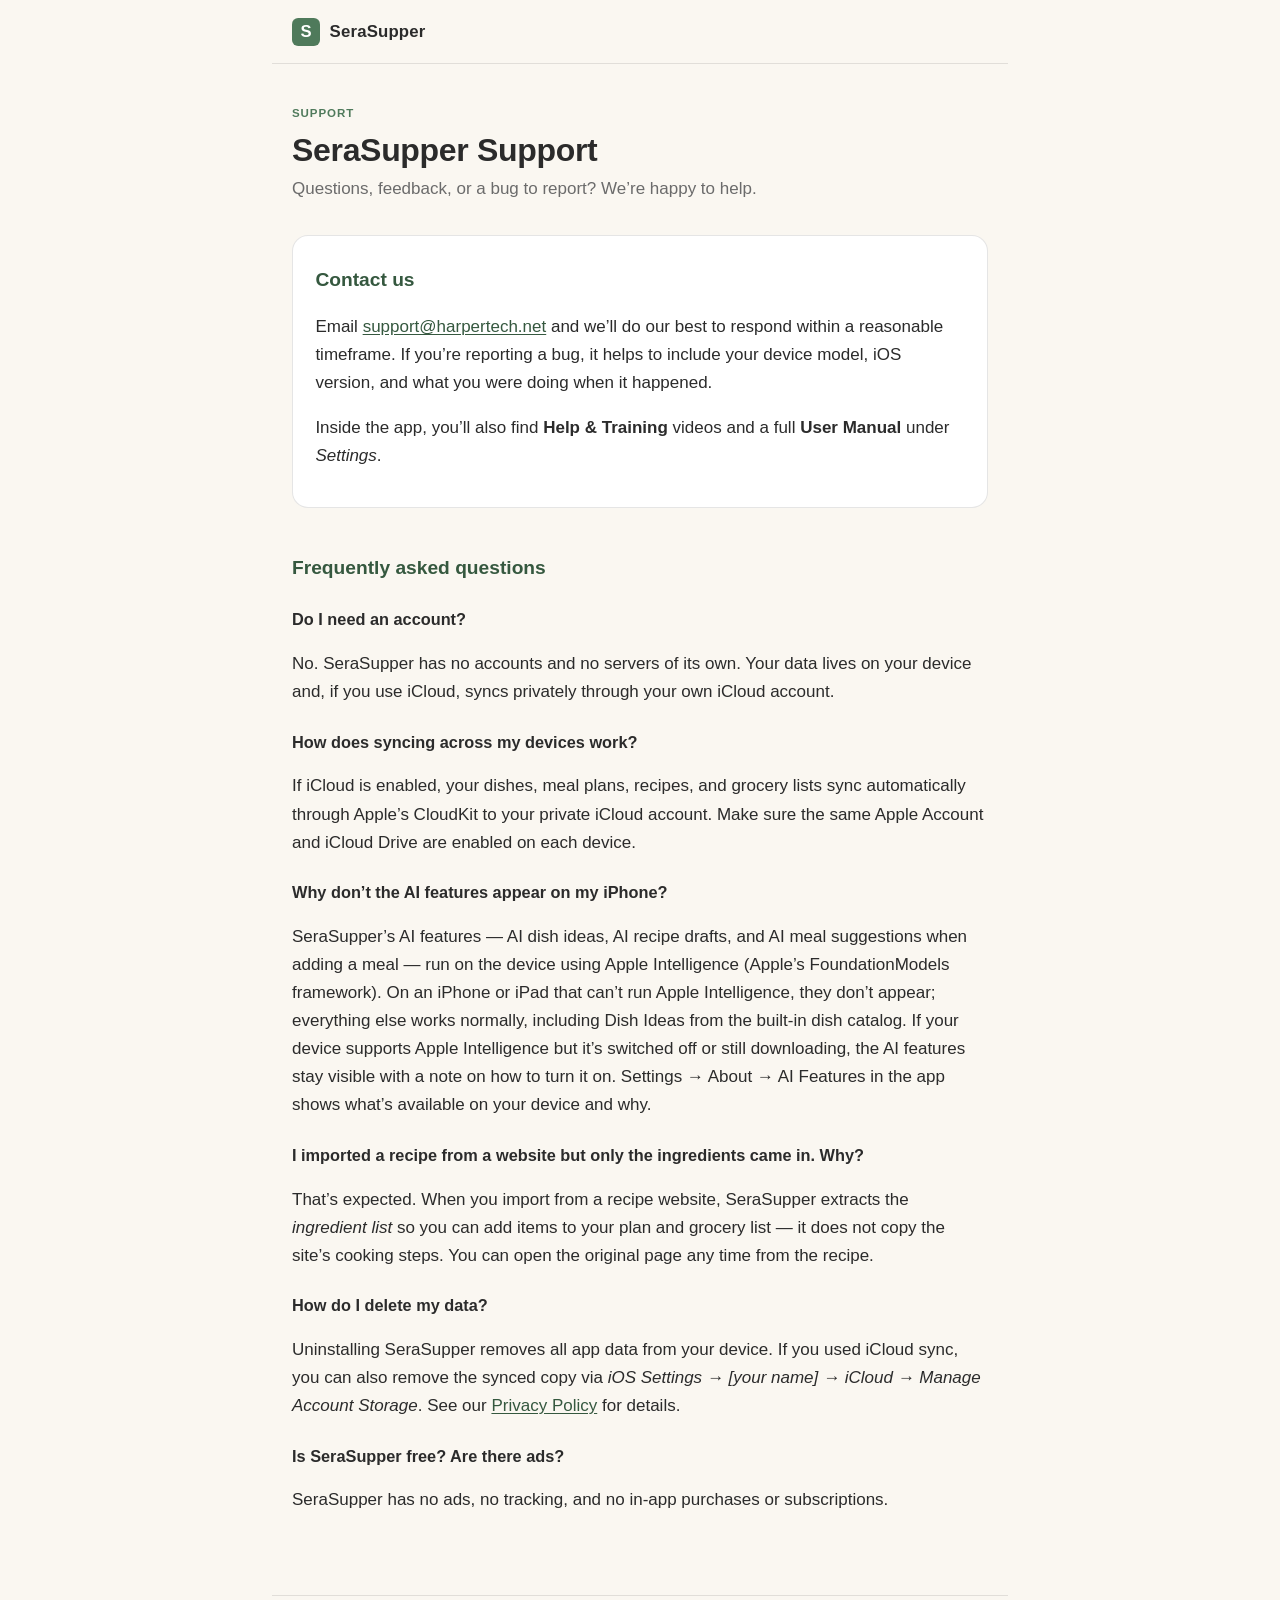
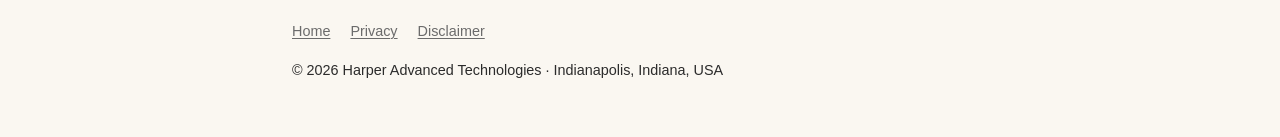
<file: support/index.html>
<!doctype html>
<html lang="en">
<head>
  <meta charset="utf-8">
  <meta name="viewport" content="width=device-width, initial-scale=1">
  <title>Support — SeraSupper</title>
  <meta name="description" content="Support and FAQ for SeraSupper by Harper Advanced Technologies.">
  <link rel="icon" href="/favicon.svg" type="image/svg+xml">
  <link rel="stylesheet" href="/style.css">
</head>
<body>
  <header class="site-header">
    <img class="mark" src="/favicon.svg" alt="" width="28" height="28">
    <a href="/" class="brand">SeraSupper</a>
  </header>

  <main class="wrap">
    <p class="eyebrow">Support</p>
    <h1>SeraSupper Support</h1>
    <p class="subtitle">Questions, feedback, or a bug to report? We’re happy to help.</p>

    <div class="card">
      <h2 style="margin-top:0">Contact us</h2>
      <p>
        Email <a href="mailto:support@harpertech.net">support@harpertech.net</a> and we’ll
        do our best to respond within a reasonable timeframe. If you’re reporting a bug,
        it helps to include your device model, iOS version, and what you were doing when
        it happened.
      </p>
      <p>
        Inside the app, you’ll also find <strong>Help &amp; Training</strong> videos and a
        full <strong>User Manual</strong> under <em>Settings</em>.
      </p>
    </div>

    <h2>Frequently asked questions</h2>

    <h3>Do I need an account?</h3>
    <p>No. SeraSupper has no accounts and no servers of its own. Your data lives on your
    device and, if you use iCloud, syncs privately through your own iCloud account.</p>

    <h3>How does syncing across my devices work?</h3>
    <p>If iCloud is enabled, your dishes, meal plans, recipes, and grocery lists sync
    automatically through Apple’s CloudKit to your private iCloud account. Make sure the
    same Apple Account and iCloud Drive are enabled on each device.</p>

    <h3>Why don’t the AI features appear on my iPhone?</h3>
    <p>SeraSupper’s AI features — AI dish ideas, AI recipe drafts, and AI meal
    suggestions when adding a meal — run on the device using Apple Intelligence
    (Apple’s FoundationModels framework). On an iPhone or iPad that can’t run Apple
    Intelligence, they don’t appear; everything else works normally, including Dish
    Ideas from the built-in dish catalog. If your device supports Apple Intelligence
    but it’s switched off or still downloading, the AI features stay visible with a
    note on how to turn it on. Settings → About → AI Features in the app shows what’s
    available on your device and why.</p>

    <h3>I imported a recipe from a website but only the ingredients came in. Why?</h3>
    <p>That’s expected. When you import from a recipe website, SeraSupper extracts the
    <em>ingredient list</em> so you can add items to your plan and grocery list — it does
    not copy the site’s cooking steps. You can open the original page any time from the
    recipe.</p>

    <h3>How do I delete my data?</h3>
    <p>Uninstalling SeraSupper removes all app data from your device. If you used iCloud
    sync, you can also remove the synced copy via
    <em>iOS Settings → [your name] → iCloud → Manage Account Storage</em>. See our
    <a href="/privacy/">Privacy Policy</a> for details.</p>

    <h3>Is SeraSupper free? Are there ads?</h3>
    <p>SeraSupper has no ads, no tracking, and no in-app purchases or subscriptions.</p>
  </main>

  <footer class="site-footer">
    <nav>
      <a href="/">Home</a>
      <a href="/privacy/">Privacy</a>
      <a href="/disclaimer/">Disclaimer</a>
    </nav>
    <p>© 2026 Harper Advanced Technologies · Indianapolis, Indiana, USA</p>
  </footer>
</body>
</html>
</file>
<file: style.css>
/* SeraSupper public site — shared styles.
   Self-contained: no external fonts, CDNs, or scripts. Light/dark aware. */

:root {
  --bg: #faf7f1;
  --surface: #ffffff;
  --text: #2b2b2b;
  --muted: #6b6b6b;
  --accent: #4f7a5b;
  --accent-ink: #35583f;
  --border: rgba(43, 43, 43, 0.12);
  --max: 46rem;
}

@media (prefers-color-scheme: dark) {
  :root {
    --bg: #16181a;
    --surface: #1f2124;
    --text: #e8e6e1;
    --muted: #a2a29c;
    --accent: #7fb08a;
    --accent-ink: #9cc7a6;
    --border: rgba(232, 230, 225, 0.14);
  }
}

* { box-sizing: border-box; }

html { -webkit-text-size-adjust: 100%; }

body {
  margin: 0;
  background: var(--bg);
  color: var(--text);
  font-family: -apple-system, BlinkMacSystemFont, "Segoe UI", Roboto, Helvetica, Arial, sans-serif;
  font-size: 17px;
  line-height: 1.65;
  -webkit-font-smoothing: antialiased;
}

.wrap {
  max-width: var(--max);
  margin: 0 auto;
  padding: 2.5rem 1.25rem 4rem;
}

.site-header {
  display: flex;
  align-items: center;
  gap: 0.6rem;
  padding: 1.1rem 1.25rem;
  border-bottom: 1px solid var(--border);
  max-width: var(--max);
  margin: 0 auto;
}

.site-header .mark {
  width: 1.75rem;
  height: 1.75rem;
  flex: 0 0 auto;
}

.site-header .brand {
  font-weight: 600;
  font-size: 1.05rem;
  letter-spacing: 0.01em;
}

.site-header a { color: inherit; text-decoration: none; }

h1 {
  font-size: 2rem;
  line-height: 1.2;
  margin: 0 0 0.35rem;
  letter-spacing: -0.01em;
}

.subtitle { color: var(--muted); margin: 0 0 2rem; }

h2 {
  font-size: 1.2rem;
  margin: 2.25rem 0 0.6rem;
  padding-top: 0.5rem;
  color: var(--accent-ink);
}

h3 { font-size: 1.02rem; margin: 1.4rem 0 0.3rem; }

p, li { color: var(--text); }

a { color: var(--accent-ink); text-decoration: underline; text-underline-offset: 2px; }
a:hover { text-decoration: none; }

ul { padding-left: 1.2rem; }
li { margin: 0.35rem 0; }

.eyebrow {
  text-transform: uppercase;
  letter-spacing: 0.08em;
  font-size: 0.72rem;
  font-weight: 700;
  color: var(--accent);
  margin: 0 0 0.5rem;
}

.card {
  background: var(--surface);
  border: 1px solid var(--border);
  border-radius: 16px;
  padding: 1.25rem 1.4rem;
  margin: 1.25rem 0;
}

.btn {
  display: inline-block;
  background: var(--accent);
  color: #fff;
  text-decoration: none;
  font-weight: 600;
  padding: 0.7rem 1.3rem;
  border-radius: 999px;
  margin: 0.4rem 0.5rem 0.4rem 0;
}
.btn:hover { background: var(--accent-ink); }
.btn.secondary {
  background: transparent;
  color: var(--accent-ink);
  border: 1px solid var(--accent);
}

.site-footer {
  border-top: 1px solid var(--border);
  color: var(--muted);
  font-size: 0.9rem;
  max-width: var(--max);
  margin: 0 auto;
  padding: 1.5rem 1.25rem 2.5rem;
}
.site-footer a { color: var(--muted); }
.site-footer nav a { margin-right: 1rem; }

/* ---------- Landing page (2026-09) ---------- */

.site-header { position: relative; }
.site-nav { margin-left: auto; display: flex; gap: 1rem; font-size: 0.92rem; }
.site-nav a { color: var(--muted); text-decoration: none; }
.site-nav a:hover { color: var(--accent-ink); }
@media (max-width: 480px) { .site-nav { display: none; } }

/* Wider canvas for the visual sections; text pages keep --max */
.hero, .features, .preview, .faq { max-width: 60rem; }

.hero {
  display: grid;
  grid-template-columns: minmax(0, 1.2fr) minmax(0, 0.8fr);
  gap: 2.5rem;
  align-items: center;
  padding-bottom: 2rem;
}
.hero h1 { font-size: 2.4rem; }
.hero .subtitle { margin-bottom: 1.5rem; }
.cta-row { display: flex; flex-wrap: wrap; gap: 0.25rem; align-items: center; margin: 0 0 1rem; }
.trust { color: var(--muted); font-size: 0.95rem; margin: 0; }
.trust strong { color: var(--accent-ink); }

.hero-shot { margin: 0; text-align: center; }
.hero-shot img, .feature img, .preview video {
  display: block;
  width: 100%;
  height: auto;
  border-radius: 22px;
  border: 1px solid var(--border);
  box-shadow: 0 18px 50px rgba(43, 43, 43, 0.14);
  background: var(--surface);
}
.hero-shot img { max-width: 400px; margin: 0 auto; }

.section-title {
  font-size: 1.6rem;
  color: var(--text);
  margin: 2.5rem 0 1.5rem;
  padding-top: 0;
  letter-spacing: -0.01em;
}

.feature {
  display: grid;
  grid-template-columns: 260px minmax(0, 1fr);
  gap: 2rem;
  align-items: center;
  margin: 0 0 2.75rem;
}
.feature:nth-child(odd) { grid-template-columns: minmax(0, 1fr) 260px; }
.feature:nth-child(odd) img { order: 2; }
.feature img { max-width: 260px; }
.feature h3 { font-size: 1.3rem; margin: 0 0 0.5rem; }
.feature p { margin: 0; color: var(--muted); }

.preview { text-align: center; }
.preview video { max-width: 360px; margin: 0 auto; }

.faq dl { margin: 0; }
.faq dt { font-weight: 600; margin: 1.25rem 0 0.25rem; }
.faq dd { margin: 0; color: var(--muted); }

@media (max-width: 760px) {
  .hero { grid-template-columns: 1fr; gap: 1.75rem; }
  .hero h1 { font-size: 2rem; }
  .hero-shot img { max-width: 320px; }
  /* Keep the screenshot beside its text on phones: stacked, the pairing
     wasn't obvious (feedback 2026-09-17). */
  .feature, .feature:nth-child(odd) { grid-template-columns: 104px minmax(0, 1fr); gap: 1rem; align-items: start; }
  .feature:nth-child(odd) img { order: 0; }
  .feature img { max-width: 104px; border-radius: 12px; }
  .feature h3 { font-size: 1.15rem; }
}

/* App icon: iOS masks its corners at ~22% of the side; match that on the web */
.app-icon { border-radius: 22.5%; display: block; }
.site-header .mark.app-icon { width: 2rem; height: 2rem; box-shadow: 0 1px 3px rgba(43,43,43,0.18); }
.hero-icon { width: 88px; height: 88px; margin: 0 0 1.1rem; box-shadow: 0 6px 18px rgba(43,43,43,0.16); }
@media (max-width: 760px) { .hero-icon { width: 72px; height: 72px; } }
</file>
